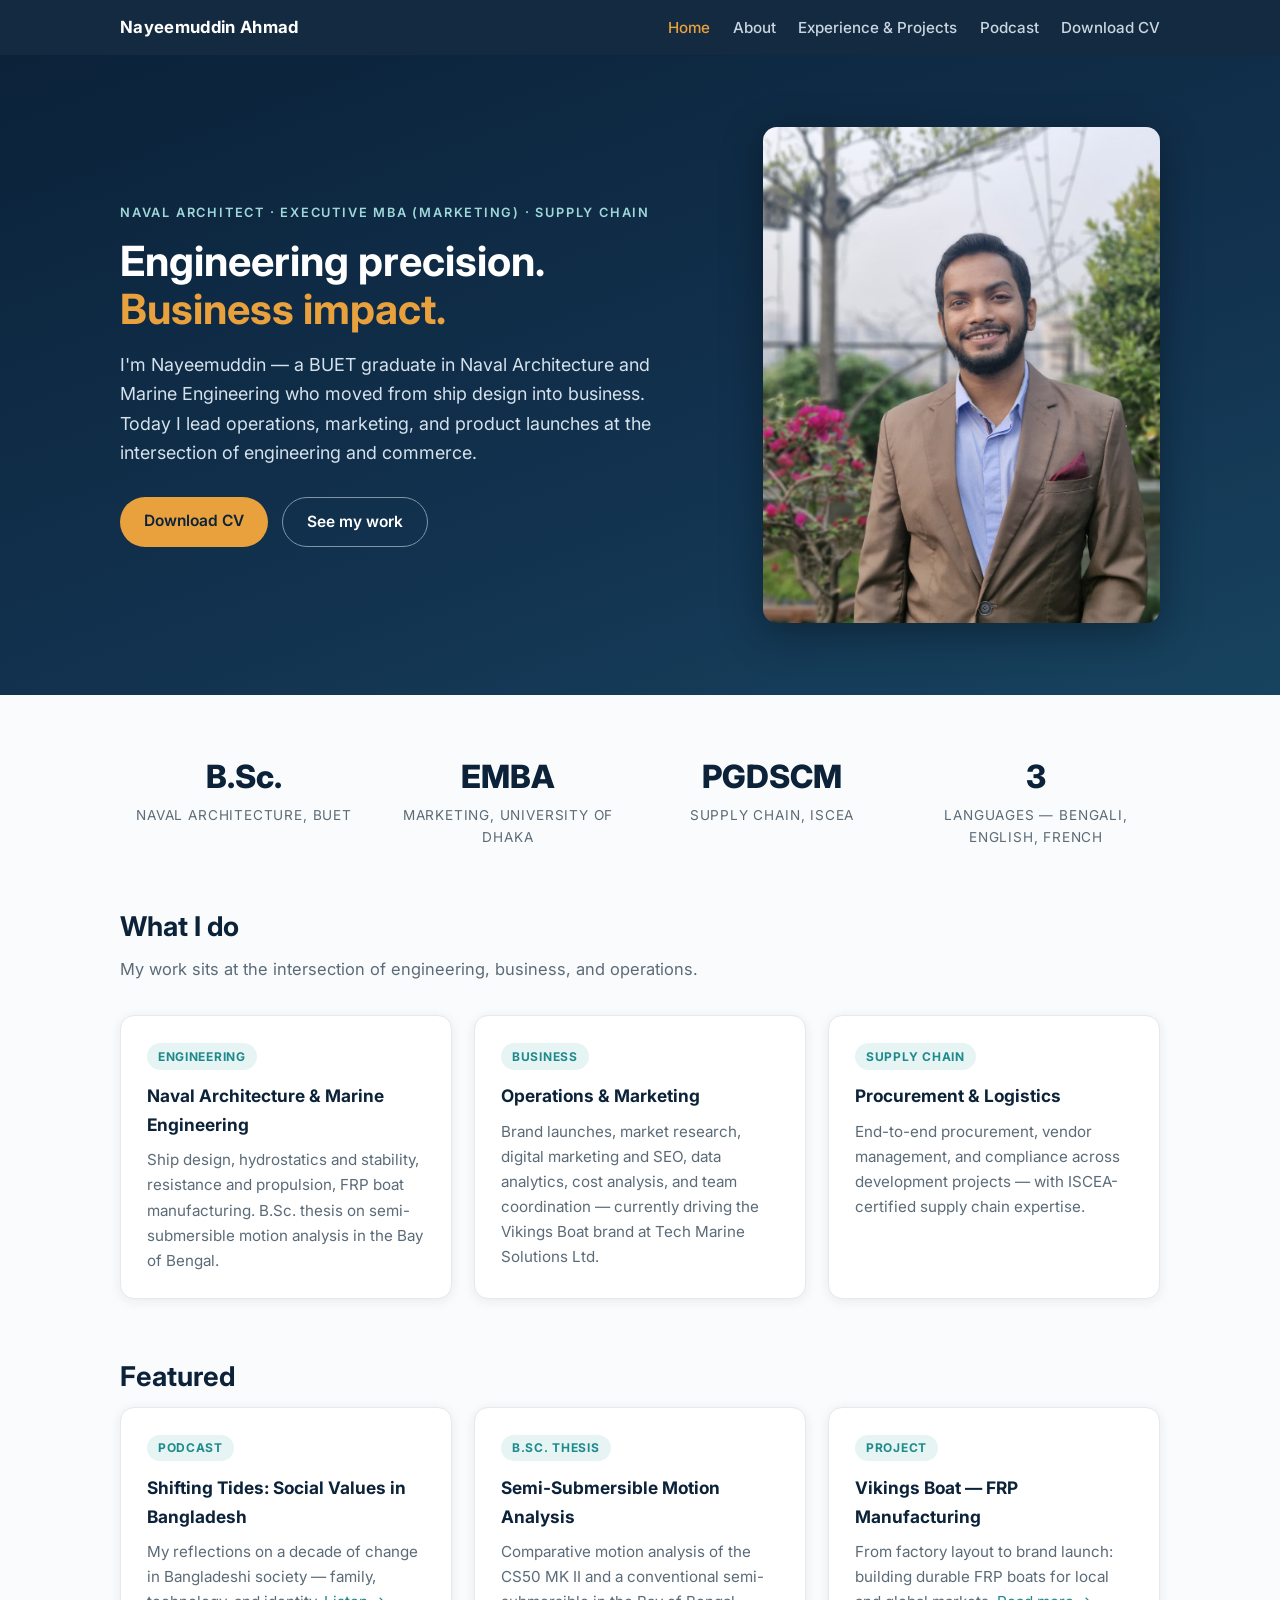
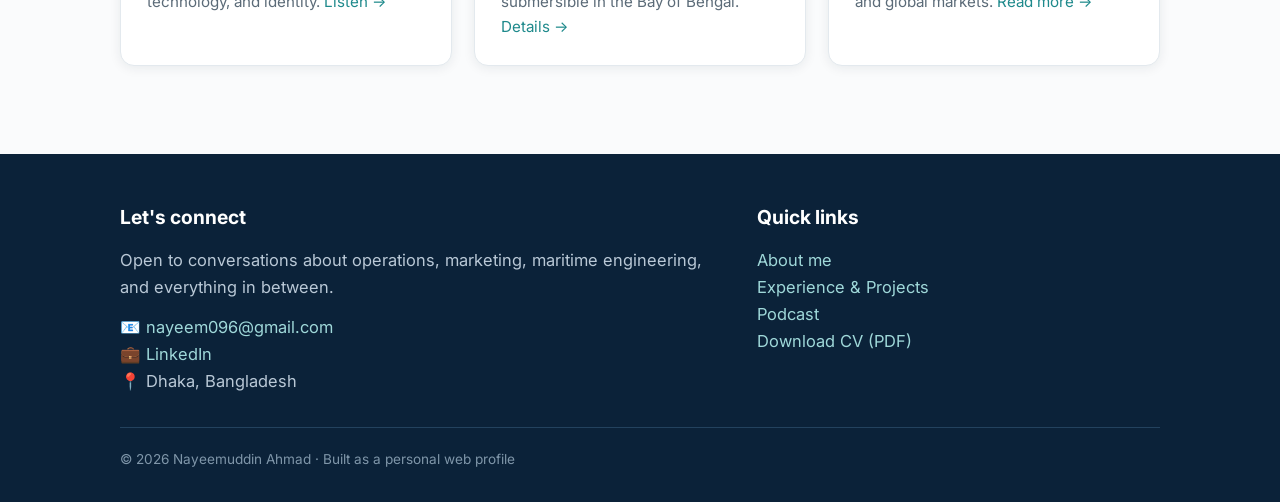
<file: index.html>
<!DOCTYPE html>
<html lang="en">
<head>
<meta charset="UTF-8">
<meta name="viewport" content="width=device-width, initial-scale=1.0">
<title>Nayeemuddin Ahmad — Naval Architect &amp; Business Operations Professional</title>
<meta name="description" content="Nayeemuddin Ahmad: BUET naval architect turned business operations professional in Dhaka, Bangladesh. Engineering precision meets marketing, supply chain, and operations management.">
<meta property="og:title" content="Nayeemuddin Ahmad — Engineering Precision, Business Impact">
<meta property="og:description" content="Naval architect turned business operations professional. Portfolio, experience, podcast, and CV.">
<meta property="og:image" content="assets/hero.jpg">
<link rel="preconnect" href="https://fonts.googleapis.com">
<link href="https://fonts.googleapis.com/css2?family=Inter:wght@400;500;600;700;800&display=swap" rel="stylesheet">
<link rel="stylesheet" href="assets/style.css">
<script src="assets/nav.js" defer></script>
</head>
<body>

<nav class="nav">
  <div class="nav-inner">
    <a class="nav-brand" href="index.html">Nayeemuddin Ahmad</a>
    <button class="nav-toggle" type="button" aria-label="Open menu" aria-expanded="false" aria-controls="nav-links">
      <span></span><span></span><span></span>
    </button>
    <div class="nav-links" id="nav-links">
      <a href="index.html" class="active">Home</a>
      <a href="about.html">About</a>
      <a href="work.html">Experience &amp; Projects</a>
      <a href="podcast.html">Podcast</a>
      <a href="assets/Nayeemuddin-Ahmad-CV.pdf" download>Download CV</a>
    </div>
  </div>
</nav>

<header class="hero">
  <div class="wrap hero-grid">
    <div>
      <div class="kicker">Naval Architect · Executive MBA (Marketing) · Supply Chain</div>
      <h1>Engineering precision.<br><span>Business impact.</span></h1>
      <p class="lede">I'm Nayeemuddin — a BUET graduate in Naval Architecture and Marine Engineering who moved from ship design into business. Today I lead operations, marketing, and product launches at the intersection of engineering and commerce.</p>
      <div class="btn-row">
        <a class="btn btn-primary" href="assets/Nayeemuddin-Ahmad-CV.pdf" download>Download CV</a>
        <a class="btn btn-ghost" href="work.html">See my work</a>
      </div>
    </div>
    <div class="hero-photo">
      <img src="assets/hero.jpg" alt="Nayeemuddin Ahmad in a formal suit">
    </div>
  </div>
</header>

<section>
  <div class="wrap">
    <div class="stats">
      <div class="stat"><div class="num">B.Sc.</div><div class="lbl">Naval Architecture, BUET</div></div>
      <div class="stat"><div class="num">EMBA</div><div class="lbl">Marketing, University of Dhaka</div></div>
      <div class="stat"><div class="num">PGDSCM</div><div class="lbl">Supply Chain, ISCEA</div></div>
      <div class="stat"><div class="num">3</div><div class="lbl">Languages — Bengali, English, French</div></div>
    </div>
  </div>
</section>

<section style="padding-top:0">
  <div class="wrap">
    <h2 class="section-title">What I do</h2>
    <p class="section-sub">My work sits at the intersection of engineering, business, and operations.</p>
    <div class="card-grid">
      <div class="card">
        <span class="tag">Engineering</span>
        <h3>Naval Architecture &amp; Marine Engineering</h3>
        <p>Ship design, hydrostatics and stability, resistance and propulsion, FRP boat manufacturing. B.Sc. thesis on semi-submersible motion analysis in the Bay of Bengal.</p>
      </div>
      <div class="card">
        <span class="tag">Business</span>
        <h3>Operations &amp; Marketing</h3>
        <p>Brand launches, market research, digital marketing and SEO, data analytics, cost analysis, and team coordination — currently driving the Vikings Boat brand at Tech Marine Solutions Ltd.</p>
      </div>
      <div class="card">
        <span class="tag">Supply Chain</span>
        <h3>Procurement &amp; Logistics</h3>
        <p>End-to-end procurement, vendor management, and compliance across development projects — with ISCEA-certified supply chain expertise.</p>
      </div>
    </div>
  </div>
</section>

<section style="padding-top:0">
  <div class="wrap">
    <h2 class="section-title">Featured</h2>
    <div class="card-grid">
      <div class="card">
        <span class="tag">Podcast</span>
        <h3>Shifting Tides: Social Values in Bangladesh</h3>
        <p>My reflections on a decade of change in Bangladeshi society — family, technology, and identity. <a href="podcast.html">Listen →</a></p>
      </div>
      <div class="card">
        <span class="tag">B.Sc. Thesis</span>
        <h3>Semi-Submersible Motion Analysis</h3>
        <p>Comparative motion analysis of the CS50 MK II and a conventional semi-submersible in the Bay of Bengal. <a href="work.html#thesis">Details →</a></p>
      </div>
      <div class="card">
        <span class="tag">Project</span>
        <h3>Vikings Boat — FRP Manufacturing</h3>
        <p>From factory layout to brand launch: building durable FRP boats for local and global markets. <a href="work.html#projects">Read more →</a></p>
      </div>
    </div>
  </div>
</section>

<footer>
  <div class="wrap">
    <div class="footer-grid">
      <div>
        <h3>Let's connect</h3>
        <p>Open to conversations about operations, marketing, maritime engineering, and everything in between.</p>
        <p style="margin-top:0.8rem">
          📧 <a href="mailto:nayeem096@gmail.com">nayeem096@gmail.com</a><br>
          💼 <a href="https://www.linkedin.com/in/nayeemuddin-ahmad-47b170160" target="_blank" rel="noopener">LinkedIn</a><br>
          📍 Dhaka, Bangladesh
        </p>
      </div>
      <div>
        <h3>Quick links</h3>
        <p>
          <a href="about.html">About me</a><br>
          <a href="work.html">Experience &amp; Projects</a><br>
          <a href="podcast.html">Podcast</a><br>
          <a href="assets/Nayeemuddin-Ahmad-CV.pdf" download>Download CV (PDF)</a>
        </p>
      </div>
    </div>
    <div class="footer-meta">© 2026 Nayeemuddin Ahmad · Built as a personal web profile</div>
  </div>
</footer>

</body>
</html>
</file>
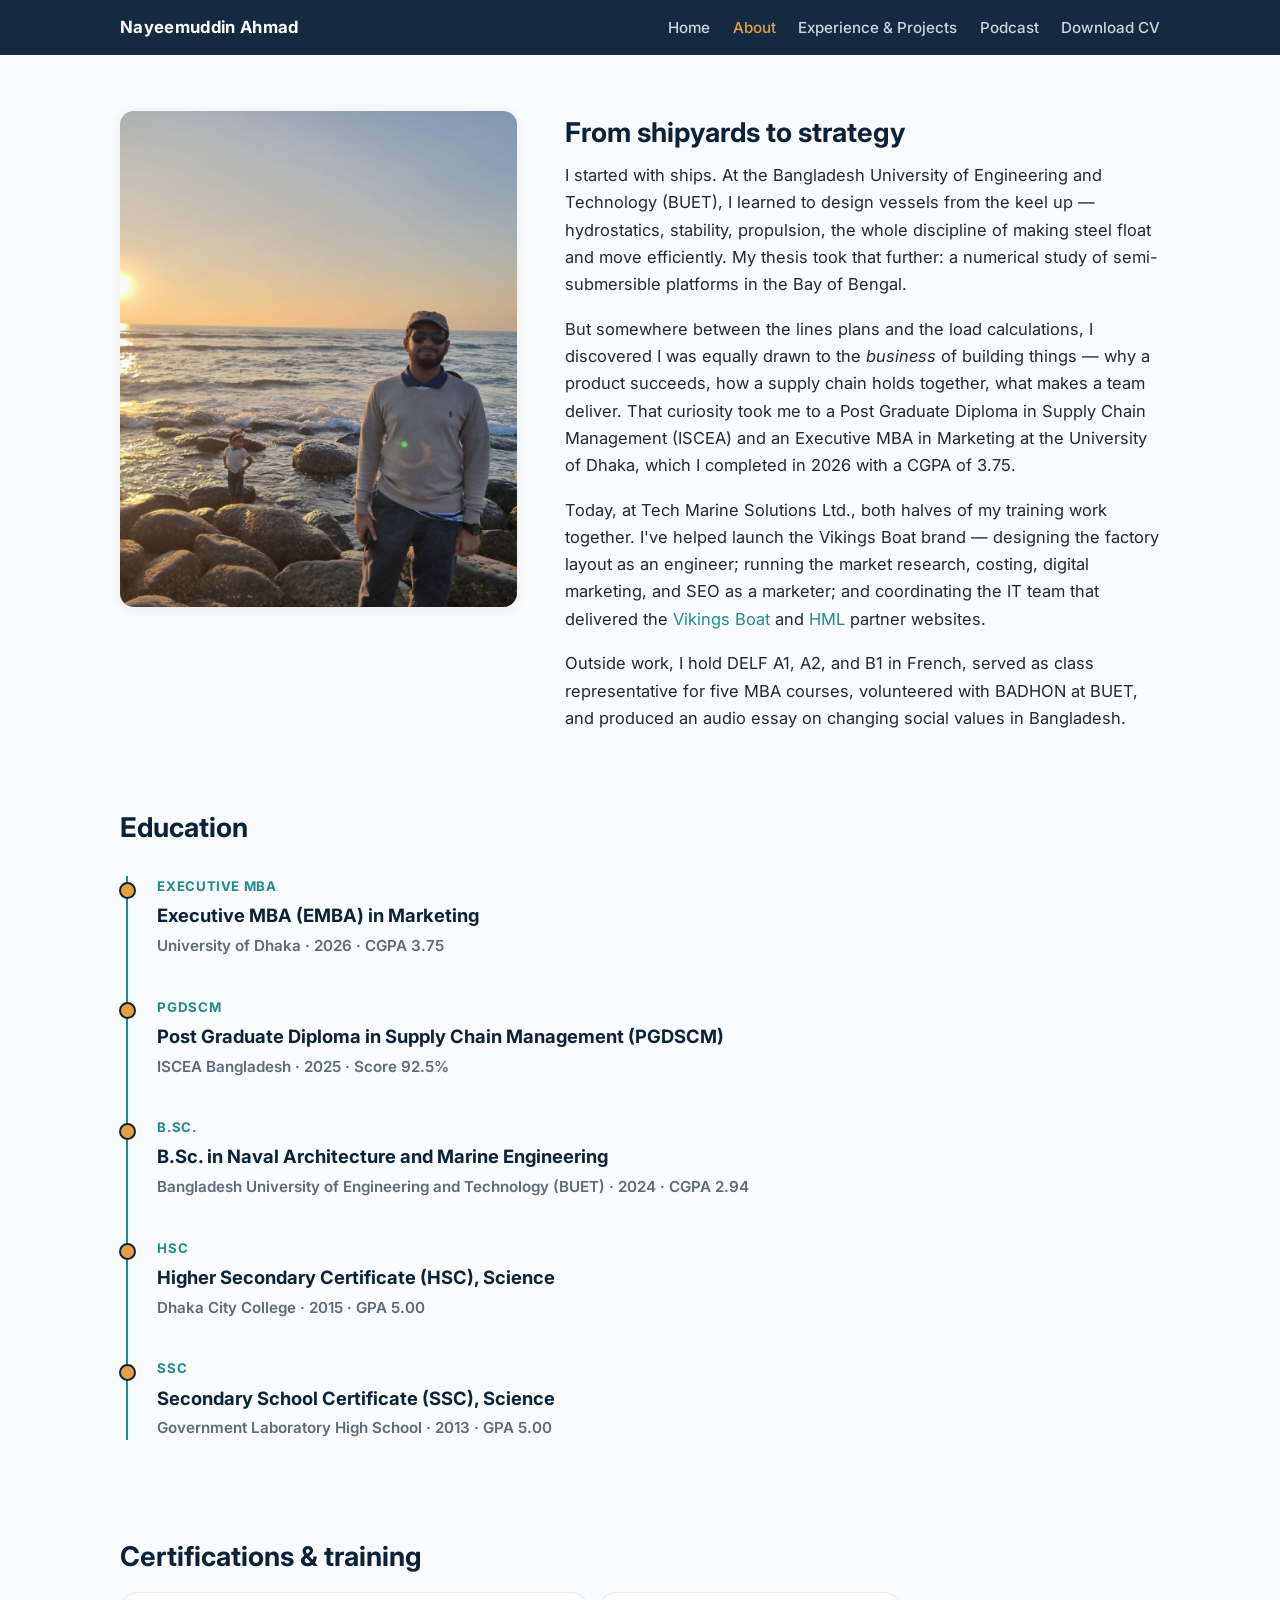
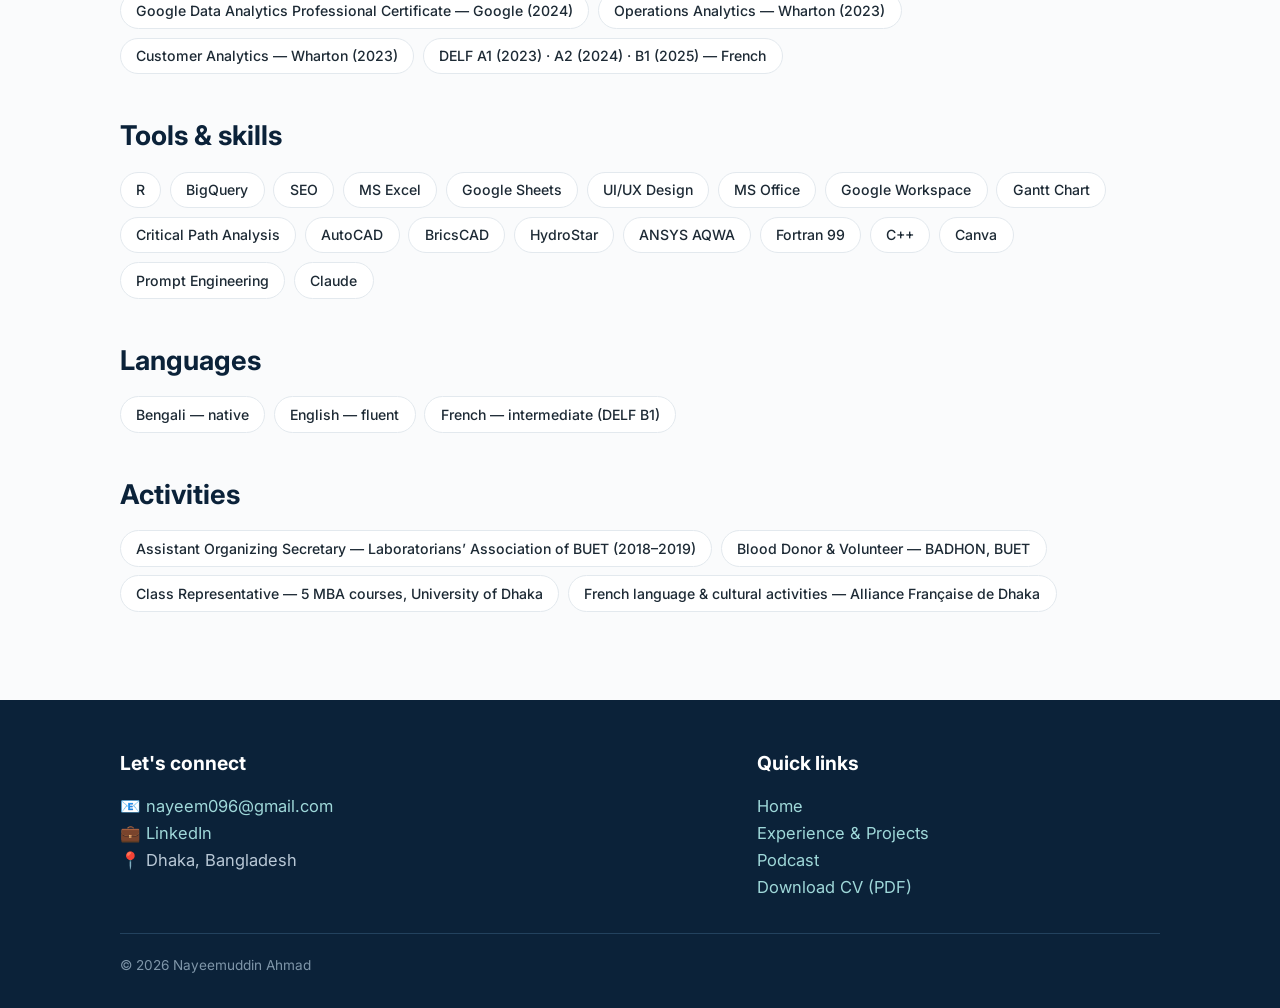
<file: about.html>
<!DOCTYPE html>
<html lang="en">
<head>
<meta charset="UTF-8">
<meta name="viewport" content="width=device-width, initial-scale=1.0">
<title>About — Nayeemuddin Ahmad</title>
<meta name="description" content="The story of Nayeemuddin Ahmad — from designing ships at BUET to leading business operations, marketing, and supply chain in Dhaka, Bangladesh.">
<link rel="preconnect" href="https://fonts.googleapis.com">
<link href="https://fonts.googleapis.com/css2?family=Inter:wght@400;500;600;700;800&display=swap" rel="stylesheet">
<link rel="stylesheet" href="assets/style.css">
<script src="assets/nav.js" defer></script>
</head>
<body>

<nav class="nav">
  <div class="nav-inner">
    <a class="nav-brand" href="index.html">Nayeemuddin Ahmad</a>
    <button class="nav-toggle" type="button" aria-label="Open menu" aria-expanded="false" aria-controls="nav-links">
      <span></span><span></span><span></span>
    </button>
    <div class="nav-links" id="nav-links">
      <a href="index.html">Home</a>
      <a href="about.html" class="active">About</a>
      <a href="work.html">Experience &amp; Projects</a>
      <a href="podcast.html">Podcast</a>
      <a href="assets/Nayeemuddin-Ahmad-CV.pdf" download>Download CV</a>
    </div>
  </div>
</nav>

<section>
  <div class="wrap about-grid">
    <div class="about-photo">
      <img src="assets/beach.jpg" alt="Nayeemuddin Ahmad at the beach at sunset, Cox's Bazar" style="aspect-ratio:4/5; object-fit:cover; object-position:72% center;">
    </div>
    <div class="about-text">
      <h2 class="section-title">From shipyards to strategy</h2>
      <p>I started with ships. At the Bangladesh University of Engineering and Technology (BUET), I learned to design vessels from the keel up — hydrostatics, stability, propulsion, the whole discipline of making steel float and move efficiently. My thesis took that further: a numerical study of semi-submersible platforms in the Bay of Bengal.</p>
      <p>But somewhere between the lines plans and the load calculations, I discovered I was equally drawn to the <em>business</em> of building things — why a product succeeds, how a supply chain holds together, what makes a team deliver. That curiosity took me to a Post Graduate Diploma in Supply Chain Management (ISCEA) and an Executive MBA in Marketing at the University of Dhaka, which I completed in 2026 with a CGPA of 3.75.</p>
      <p>Today, at Tech Marine Solutions Ltd., both halves of my training work together. I've helped launch the Vikings Boat brand — designing the factory layout as an engineer; running the market research, costing, digital marketing, and SEO as a marketer; and coordinating the IT team that delivered the <a href="https://vikingsboat.com/" target="_blank" rel="noopener">Vikings Boat</a> and <a href="https://hi-megaline.com/" target="_blank" rel="noopener">HML</a> partner websites.</p>
      <p>Outside work, I hold DELF A1, A2, and B1 in French, served as class representative for five MBA courses, volunteered with BADHON at BUET, and produced an audio essay on changing social values in Bangladesh.</p>
    </div>
  </div>
</section>

<section style="padding-top:0">
  <div class="wrap">
    <h2 class="section-title">Education</h2>
    <div class="timeline" style="margin-top:1.6rem">
      <div class="t-item">
        <div class="t-date">Executive MBA</div>
        <h3>Executive MBA (EMBA) in Marketing</h3>
        <div class="t-org">University of Dhaka · 2026 · CGPA 3.75</div>
      </div>
      <div class="t-item">
        <div class="t-date">PGDSCM</div>
        <h3>Post Graduate Diploma in Supply Chain Management (PGDSCM)</h3>
        <div class="t-org">ISCEA Bangladesh · 2025 · Score 92.5%</div>
      </div>
      <div class="t-item">
        <div class="t-date">B.Sc.</div>
        <h3>B.Sc. in Naval Architecture and Marine Engineering</h3>
        <div class="t-org">Bangladesh University of Engineering and Technology (BUET) · 2024 · CGPA 2.94</div>
      </div>
      <div class="t-item">
        <div class="t-date">HSC</div>
        <h3>Higher Secondary Certificate (HSC), Science</h3>
        <div class="t-org">Dhaka City College · 2015 · GPA 5.00</div>
      </div>
      <div class="t-item">
        <div class="t-date">SSC</div>
        <h3>Secondary School Certificate (SSC), Science</h3>
        <div class="t-org">Government Laboratory High School · 2013 · GPA 5.00</div>
      </div>
    </div>
  </div>
</section>

<section style="padding-top:0">
  <div class="wrap">
    <h2 class="section-title">Certifications &amp; training</h2>
    <div class="pill-row">
      <span class="pill">Google Data Analytics Professional Certificate — Google (2024)</span>
      <span class="pill">Operations Analytics — Wharton (2023)</span>
      <span class="pill">Customer Analytics — Wharton (2023)</span>
      <span class="pill">DELF A1 (2023) · A2 (2024) · B1 (2025) — French</span>
    </div>
    <h2 class="section-title" style="margin-top:2.5rem">Tools &amp; skills</h2>
    <div class="pill-row">
      <span class="pill">R</span><span class="pill">BigQuery</span><span class="pill">SEO</span>
      <span class="pill">MS Excel</span><span class="pill">Google Sheets</span><span class="pill">UI/UX Design</span>
      <span class="pill">MS Office</span><span class="pill">Google Workspace</span><span class="pill">Gantt Chart</span>
      <span class="pill">Critical Path Analysis</span><span class="pill">AutoCAD</span><span class="pill">BricsCAD</span>
      <span class="pill">HydroStar</span><span class="pill">ANSYS AQWA</span><span class="pill">Fortran 99</span>
      <span class="pill">C++</span><span class="pill">Canva</span><span class="pill">Prompt Engineering</span>
      <span class="pill">Claude</span>
    </div>
    <h2 class="section-title" style="margin-top:2.5rem">Languages</h2>
    <div class="pill-row">
      <span class="pill">Bengali — native</span>
      <span class="pill">English — fluent</span>
      <span class="pill">French — intermediate (DELF B1)</span>
    </div>
    <h2 class="section-title" style="margin-top:2.5rem">Activities</h2>
    <div class="pill-row">
      <span class="pill">Assistant Organizing Secretary — Laboratorians’ Association of BUET (2018–2019)</span>
      <span class="pill">Blood Donor &amp; Volunteer — BADHON, BUET</span>
      <span class="pill">Class Representative — 5 MBA courses, University of Dhaka</span>
      <span class="pill">French language &amp; cultural activities — Alliance Française de Dhaka</span>
    </div>
  </div>
</section>

<footer>
  <div class="wrap">
    <div class="footer-grid">
      <div>
        <h3>Let's connect</h3>
        <p>📧 <a href="mailto:nayeem096@gmail.com">nayeem096@gmail.com</a><br>
        💼 <a href="https://www.linkedin.com/in/nayeemuddin-ahmad-47b170160" target="_blank" rel="noopener">LinkedIn</a><br>
        📍 Dhaka, Bangladesh</p>
      </div>
      <div>
        <h3>Quick links</h3>
        <p><a href="index.html">Home</a><br>
        <a href="work.html">Experience &amp; Projects</a><br>
        <a href="podcast.html">Podcast</a><br>
        <a href="assets/Nayeemuddin-Ahmad-CV.pdf" download>Download CV (PDF)</a></p>
      </div>
    </div>
    <div class="footer-meta">© 2026 Nayeemuddin Ahmad</div>
  </div>
</footer>

</body>
</html>
</file>
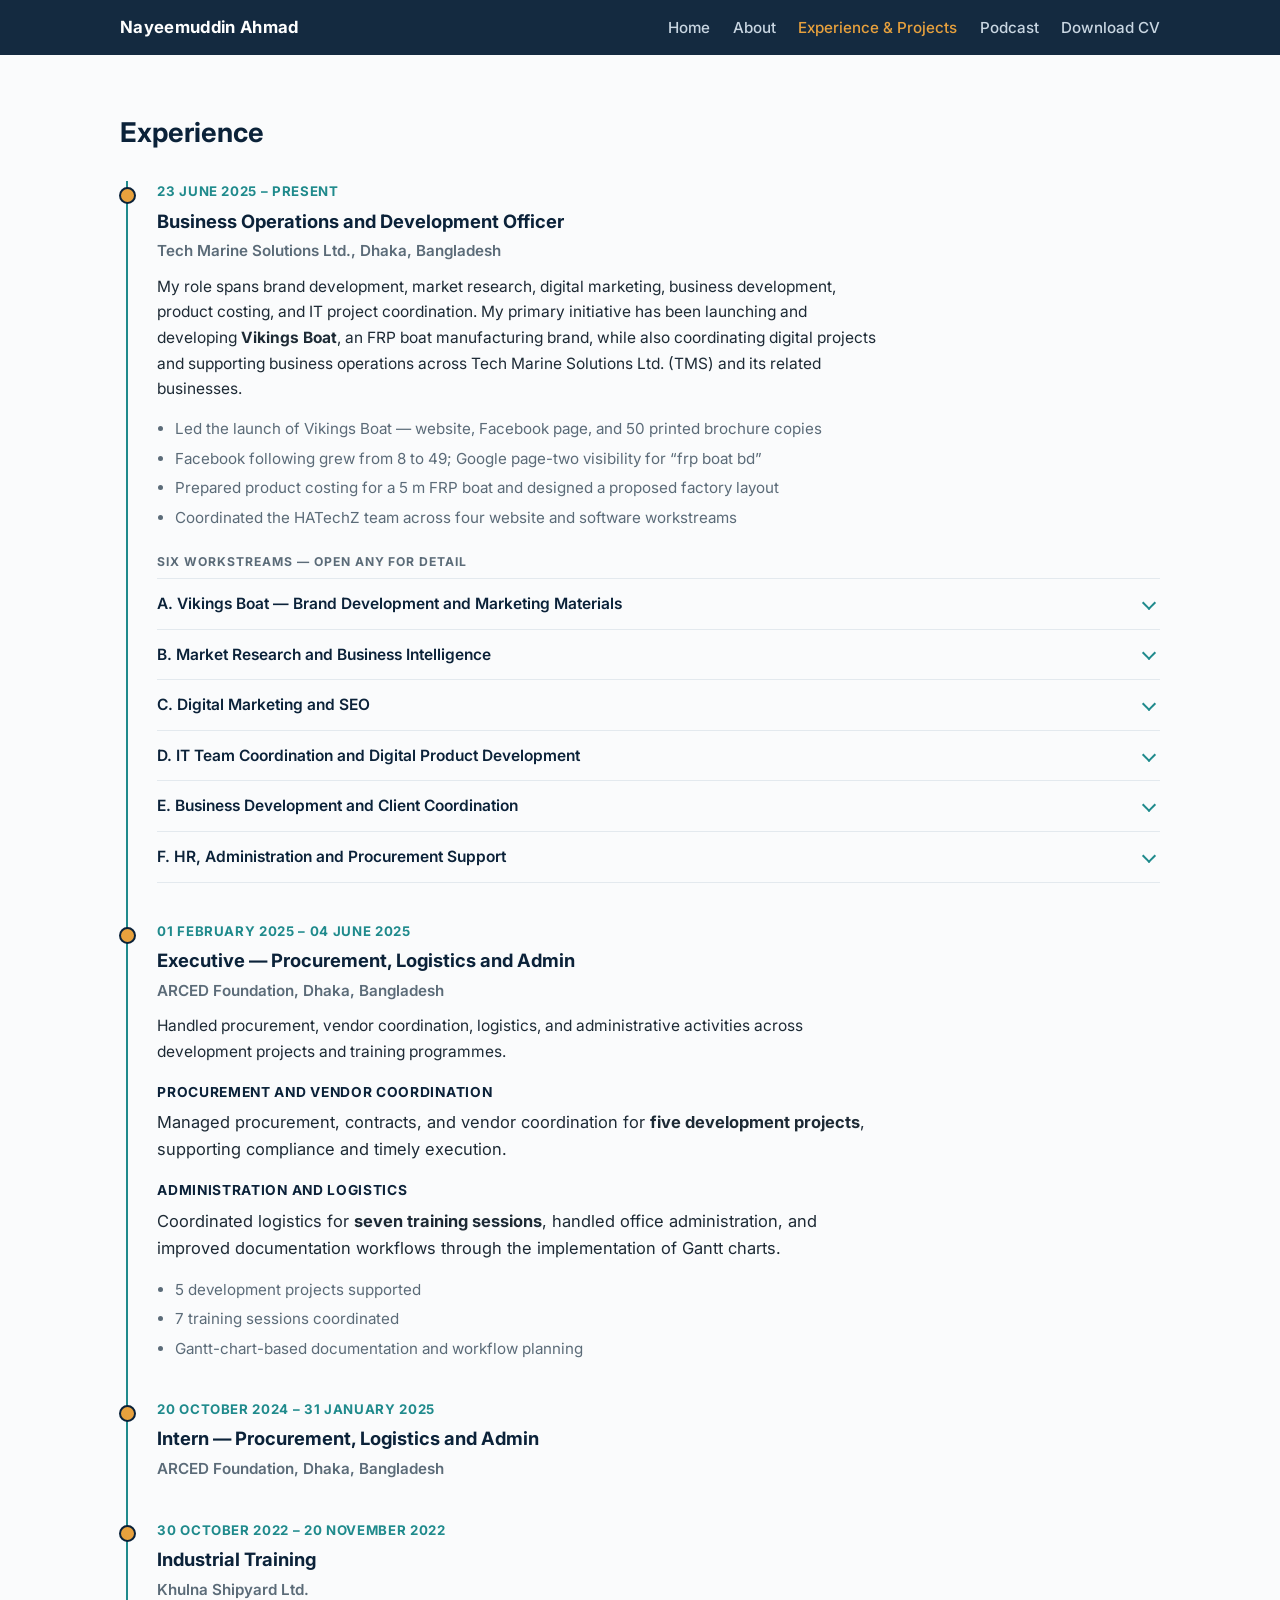
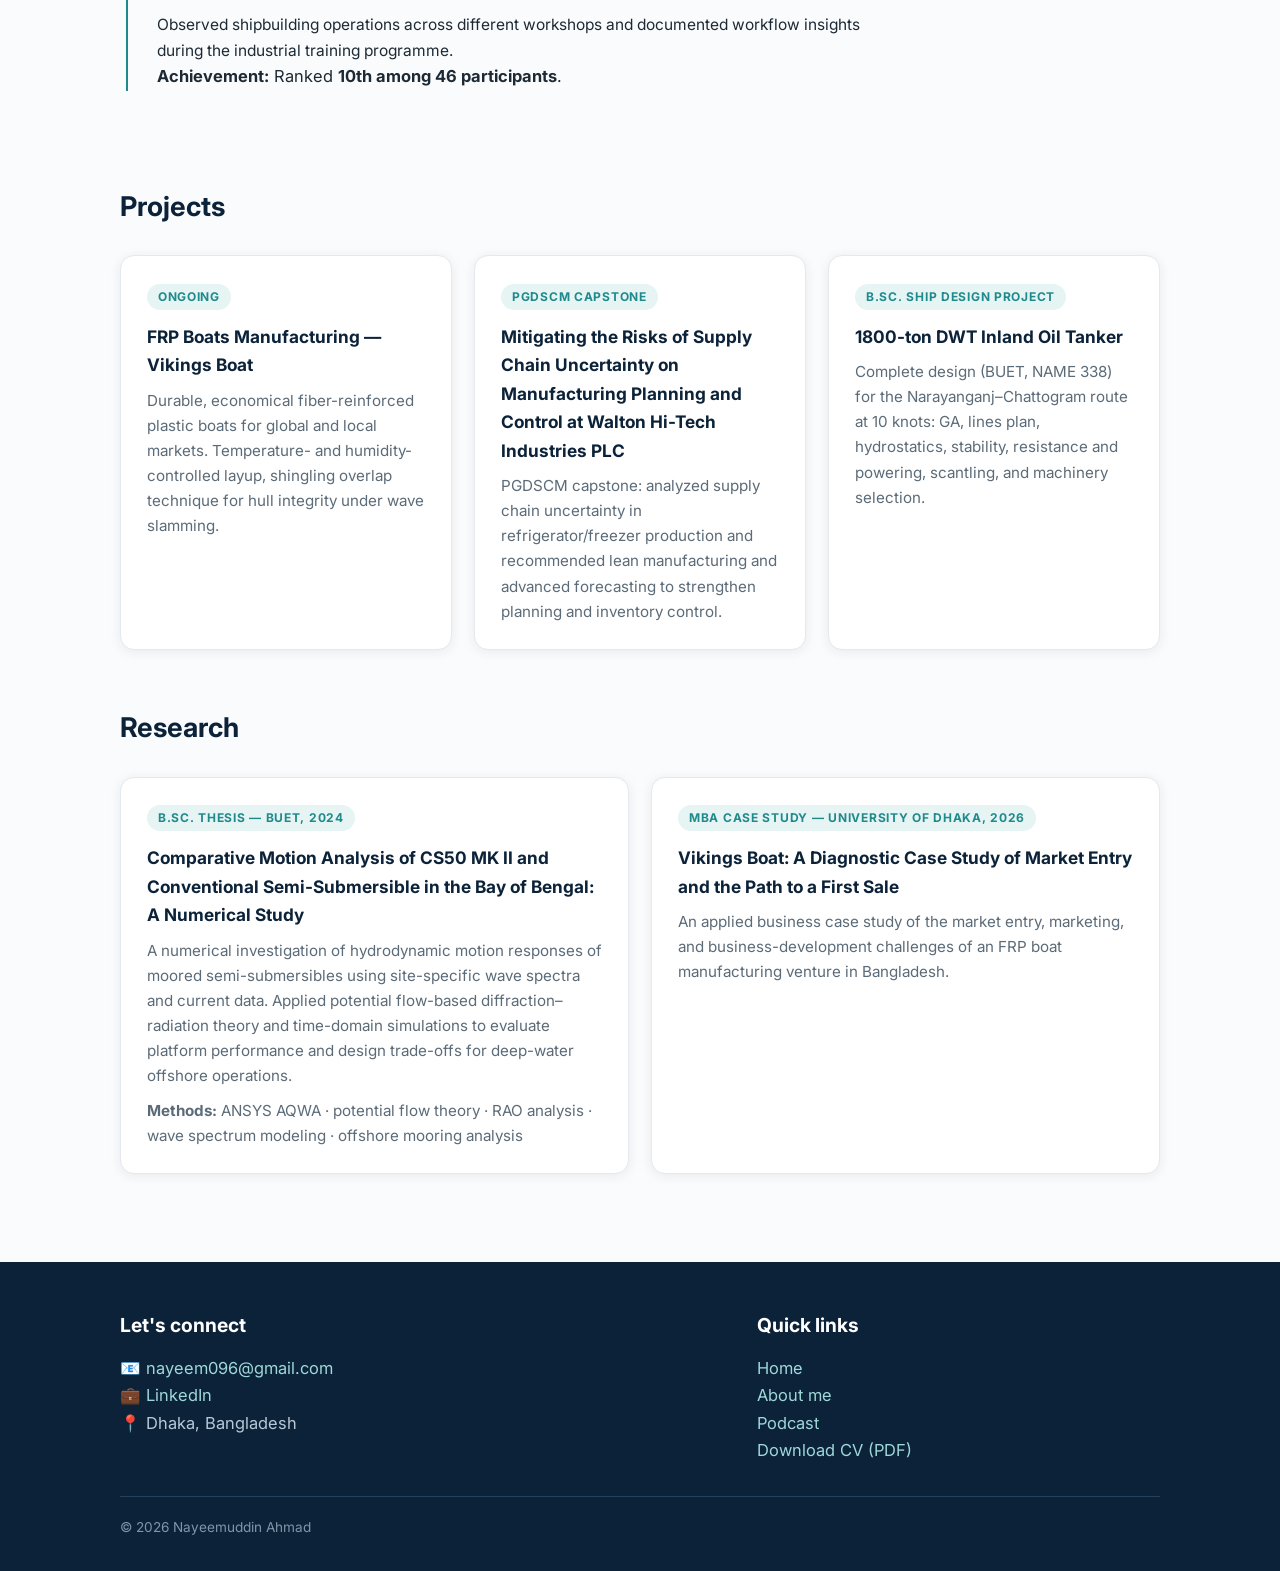
<file: work.html>
<!DOCTYPE html>
<html lang="en">
<head>
<meta charset="UTF-8">
<meta name="viewport" content="width=device-width, initial-scale=1.0">
<title>Experience &amp; Projects — Nayeemuddin Ahmad</title>
<meta name="description" content="Work experience, engineering projects, and research by Nayeemuddin Ahmad — business operations, procurement, ship design, and FRP boat manufacturing.">
<link rel="preconnect" href="https://fonts.googleapis.com">
<link href="https://fonts.googleapis.com/css2?family=Inter:wght@400;500;600;700;800&display=swap" rel="stylesheet">
<link rel="stylesheet" href="assets/style.css">
<script src="assets/nav.js" defer></script>
</head>
<body>

<nav class="nav">
  <div class="nav-inner">
    <a class="nav-brand" href="index.html">Nayeemuddin Ahmad</a>
    <button class="nav-toggle" type="button" aria-label="Open menu" aria-expanded="false" aria-controls="nav-links">
      <span></span><span></span><span></span>
    </button>
    <div class="nav-links" id="nav-links">
      <a href="index.html">Home</a>
      <a href="about.html">About</a>
      <a href="work.html" class="active">Experience &amp; Projects</a>
      <a href="podcast.html">Podcast</a>
      <a href="assets/Nayeemuddin-Ahmad-CV.pdf" download>Download CV</a>
    </div>
  </div>
</nav>

<section>
  <div class="wrap">
    <h2 class="section-title">Experience</h2>
    <div class="timeline" style="margin-top:1.6rem">

      <div class="t-item">
        <div class="t-date">23 June 2025 – Present</div>
        <h3>Business Operations and Development Officer</h3>
        <div class="t-org">Tech Marine Solutions Ltd., Dhaka, Bangladesh</div>
        <p class="t-lede">My role spans brand development, market research, digital marketing, business development, product costing, and IT project coordination. My primary initiative has been launching and developing <strong>Vikings Boat</strong>, an FRP boat manufacturing brand, while also coordinating digital projects and supporting business operations across Tech Marine Solutions Ltd. (TMS) and its related businesses.</p>

        <ul class="t-glance">
          <li>Led the launch of Vikings Boat — website, Facebook page, and 50 printed brochure copies</li>
          <li>Facebook following grew from 8 to 49; Google page-two visibility for “frp boat bd”</li>
          <li>Prepared product costing for a 5 m FRP boat and designed a proposed factory layout</li>
          <li>Coordinated the HATechZ team across four website and software workstreams</li>
        </ul>

        <div class="ws">
          <p class="ws-hint">Six workstreams — open any for detail</p>

          <details class="ws-item">
            <summary>A. Vikings Boat — Brand Development and Marketing Materials</summary>
            <div class="ws-body">
              <p>Led the launch and early market development of Vikings Boat, a Bangladesh-based fibre-reinforced plastic (FRP) boat brand.</p>
              <p>Coordinated the development of the company’s website, Facebook page, and printed brochure. My responsibilities included researching, creating, editing, and refining marketing content, sometimes using AI tools, and working with design support to develop the final materials. Fifty copies of the brochure have been printed.</p>
              <p>On the operational side, prepared product costing for a 5 m FRP boat and other offered product categories. I also designed a proposed factory layout for future expansion. The company currently works with a production partner to fulfil orders while planning for its own manufacturing facility.</p>
              <p class="ws-label">Selected deliverables</p>
              <ul>
                <li><a href="https://vikingsboat.com/" target="_blank" rel="noopener">Vikings Boat website</a></li>
                <li>Website and Facebook page development</li>
                <li>50 printed brochure copies</li>
                <li>Product costing for a 5 m FRP boat and other product categories</li>
                <li>Proposed factory layout for future expansion</li>
              </ul>
            </div>
          </details>

          <details class="ws-item">
            <summary>B. Market Research and Business Intelligence</summary>
            <div class="ws-body">
              <p>Conducted secondary exploratory research on Bangladesh’s boat market, examining existing manufacturers and sellers, categories of boats available, principal particulars, dimensions, specifications, and market offerings.</p>
              <p>This research helped inform product positioning and buyer outreach planning. I initially explored prospect mapping across all eight administrative divisions of Bangladesh. Because the available divisional data contained inconsistencies, I began identifying and checking potential prospects individually to build a more reliable prospect dataset.</p>
              <p>Based on the market research, I developed an outbound marketing campaign plan to introduce Vikings Boat’s products to potential buyers and explore opportunities for initial orders.</p>
              <p class="ws-label">Key outputs</p>
              <ul>
                <li>Secondary research on manufacturers, sellers, and product offerings</li>
                <li>Research on boat categories and technical specifications</li>
                <li>Prospect identification and validation across Bangladesh</li>
                <li>Outbound campaign plan for buyer identification and outreach</li>
              </ul>
            </div>
          </details>

          <details class="ws-item">
            <summary>C. Digital Marketing and SEO</summary>
            <div class="ws-body">
              <p>Coordinated digital marketing activities for Vikings Boat, HATechZ, and Tech Marine Solutions Ltd. Responsibilities included website content, social media content development, Facebook and LinkedIn posts, SEO activities, and marketing communication for software products.</p>
              <p>For Vikings Boat, direct outreach and content development helped increase the Facebook following from 8 to 49. SEO activities also brought the Vikings Boat website to page two of Google search results for the target query “frp boat bd”.</p>
              <p class="ws-label">Selected outcomes</p>
              <ul>
                <li>Facebook following increased from 8 to 49</li>
                <li>Google page-two visibility for “frp boat bd”</li>
                <li>Digital marketing and content support across three brands and businesses: Vikings Boat, HATechZ, and TMS</li>
              </ul>
            </div>
          </details>

          <details class="ws-item">
            <summary>D. IT Team Coordination and Digital Product Development</summary>
            <div class="ws-body">
              <p>Coordinated the work of HATechZ, the IT team responsible for website and software development, website and system maintenance and support, and internal software product development for TMS and related business needs.</p>
              <p>I helped establish a more systematic working structure through task planning, meetings, reporting, progress monitoring, and workflow coordination.</p>
              <p class="ws-label">Under my coordination, the team</p>
              <ul>
                <li>Completed the <a href="https://hi-megaline.com/" target="_blank" rel="noopener">HML South Korean partner website</a></li>
                <li>Completed the <a href="https://vikingsboat.com/" target="_blank" rel="noopener">Vikings Boat website</a></li>
                <li>Completed the UI/design and backend stages of HRM V2</li>
                <li>Initiated backend development of an Electronic Document Management System (EDMS)</li>
                <li>Worked to the HRM V2 subcontracted UI/UX designer work order, which I prepared</li>
              </ul>
              <p class="ws-note">My role was primarily team coordination, workflow structuring, project monitoring, and coordination of deliverables.</p>
            </div>
          </details>

          <details class="ws-item">
            <summary>E. Business Development and Client Coordination</summary>
            <div class="ws-body">
              <p>Supported business development through prospect research, proposal preparation, client communication, and presentation development.</p>
              <p>I prepared a website reconstruction proposal for a prospective client and managed the associated client communication. I also developed a pitch deck for a chartered-airline mobile app development opportunity. The pitch deck was accepted for consideration, but management ultimately did not proceed with the project because of internal capacity constraints.</p>
              <p class="ws-label">Selected deliverables</p>
              <ul>
                <li>Website reconstruction proposal</li>
                <li>Client communication and proposal coordination</li>
                <li>Chartered-airline app development pitch deck</li>
              </ul>
            </div>
          </details>

          <details class="ws-item">
            <summary>F. HR, Administration and Procurement Support</summary>
            <div class="ws-body">
              <p>Alongside my principal responsibilities, I supported cross-functional operational activities.</p>
              <p>These included participating in the recruitment of IT personnel, coordinating office events, planning gift items, supporting procurement-related activities, and helping coordinate the work of the IT team.</p>
              <p>This work provided practical exposure to recruitment, administrative coordination, procurement planning, and cross-functional operations.</p>
            </div>
          </details>
        </div>
      </div>

      <div class="t-item">
        <div class="t-date">01 February 2025 – 04 June 2025</div>
        <h3>Executive — Procurement, Logistics and Admin</h3>
        <div class="t-org">ARCED Foundation, Dhaka, Bangladesh</div>
        <p class="t-lede">Handled procurement, vendor coordination, logistics, and administrative activities across development projects and training programmes.</p>
        <p class="ws-label">Procurement and vendor coordination</p>
        <p>Managed procurement, contracts, and vendor coordination for <strong>five development projects</strong>, supporting compliance and timely execution.</p>
        <p class="ws-label">Administration and logistics</p>
        <p>Coordinated logistics for <strong>seven training sessions</strong>, handled office administration, and improved documentation workflows through the implementation of Gantt charts.</p>
        <ul class="t-glance">
          <li>5 development projects supported</li>
          <li>7 training sessions coordinated</li>
          <li>Gantt-chart-based documentation and workflow planning</li>
        </ul>
      </div>

      <div class="t-item">
        <div class="t-date">20 October 2024 – 31 January 2025</div>
        <h3>Intern — Procurement, Logistics and Admin</h3>
        <div class="t-org">ARCED Foundation, Dhaka, Bangladesh</div>
      </div>

      <div class="t-item">
        <div class="t-date">30 October 2022 – 20 November 2022</div>
        <h3>Industrial Training</h3>
        <div class="t-org">Khulna Shipyard Ltd.</div>
        <p class="t-lede">Observed shipbuilding operations across different workshops and documented workflow insights during the industrial training programme.</p>
        <p><strong>Achievement:</strong> Ranked <strong>10th among 46 participants</strong>.</p>
      </div>

    </div>
  </div>
</section>

<section id="projects" style="padding-top:0">
  <div class="wrap">
    <h2 class="section-title">Projects</h2>
    <div class="card-grid" style="margin-top:1.6rem">
      <div class="card">
        <span class="tag">Ongoing</span>
        <h3>FRP Boats Manufacturing — Vikings Boat</h3>
        <p>Durable, economical fiber-reinforced plastic boats for global and local markets. Temperature- and humidity-controlled layup, shingling overlap technique for hull integrity under wave slamming.</p>
      </div>
      <div class="card">
        <span class="tag">PGDSCM Capstone</span>
        <h3>Mitigating the Risks of Supply Chain Uncertainty on Manufacturing Planning and Control at Walton Hi-Tech Industries PLC</h3>
        <p>PGDSCM capstone: analyzed supply chain uncertainty in refrigerator/freezer production and recommended lean manufacturing and advanced forecasting to strengthen planning and inventory control.</p>
      </div>
      <div class="card">
        <span class="tag">B.Sc. Ship Design Project</span>
        <h3>1800-ton DWT Inland Oil Tanker</h3>
        <p>Complete design (BUET, NAME 338) for the Narayanganj–Chattogram route at 10 knots: GA, lines plan, hydrostatics, stability, resistance and powering, scantling, and machinery selection.</p>
      </div>
    </div>
  </div>
</section>

<section id="thesis" style="padding-top:0">
  <div class="wrap">
    <h2 class="section-title">Research</h2>
    <div class="card-grid two" style="margin-top:1.6rem">
    <div class="card">
      <span class="tag">B.Sc. Thesis — BUET, 2024</span>
      <h3>Comparative Motion Analysis of CS50 MK II and Conventional Semi-Submersible in the Bay of Bengal: A Numerical Study</h3>
      <p>A numerical investigation of hydrodynamic motion responses of moored semi-submersibles using site-specific wave spectra and current data. Applied potential flow-based diffraction–radiation theory and time-domain simulations to evaluate platform performance and design trade-offs for deep-water offshore operations.</p>
      <p style="margin-top:0.6rem"><strong>Methods:</strong> ANSYS AQWA · potential flow theory · RAO analysis · wave spectrum modeling · offshore mooring analysis</p>
    </div>
    <div class="card">
      <span class="tag">MBA Case Study — University of Dhaka, 2026</span>
      <h3>Vikings Boat: A Diagnostic Case Study of Market Entry and the Path to a First Sale</h3>
      <p>An applied business case study of the market entry, marketing, and business-development challenges of an FRP boat manufacturing venture in Bangladesh.</p>
    </div>
    </div>
  </div>
</section>

<footer>
  <div class="wrap">
    <div class="footer-grid">
      <div>
        <h3>Let's connect</h3>
        <p>📧 <a href="mailto:nayeem096@gmail.com">nayeem096@gmail.com</a><br>
        💼 <a href="https://www.linkedin.com/in/nayeemuddin-ahmad-47b170160" target="_blank" rel="noopener">LinkedIn</a><br>
        📍 Dhaka, Bangladesh</p>
      </div>
      <div>
        <h3>Quick links</h3>
        <p><a href="index.html">Home</a><br>
        <a href="about.html">About me</a><br>
        <a href="podcast.html">Podcast</a><br>
        <a href="assets/Nayeemuddin-Ahmad-CV.pdf" download>Download CV (PDF)</a></p>
      </div>
    </div>
    <div class="footer-meta">© 2026 Nayeemuddin Ahmad</div>
  </div>
</footer>

</body>
</html>
</file>
<file: assets/style.css>
/* Nayeemuddin Ahmad — Personal Site */
:root {
  --navy: #0b2239;
  --navy-2: #12324f;
  --teal: #1f8a8c;
  --teal-light: #e6f4f4;
  --amber: #e8a13d;
  --ink: #1d2a35;
  --muted: #5b6b78;
  --bg: #fafbfc;
  --card: #ffffff;
  --line: #e3e9ee;
  --radius: 14px;
  --shadow: 0 2px 12px rgba(11, 34, 57, 0.08);
}

* { margin: 0; padding: 0; box-sizing: border-box; }
html { scroll-behavior: smooth; }
body {
  font-family: "Inter", -apple-system, "Segoe UI", Roboto, Helvetica, Arial, sans-serif;
  color: var(--ink);
  background: var(--bg);
  line-height: 1.65;
  font-size: 16.5px;
}
img { max-width: 100%; display: block; }
a { color: var(--teal); text-decoration: none; }
a:hover { text-decoration: underline; }

/* ---------- Nav ---------- */
.nav {
  position: sticky; top: 0; z-index: 50;
  background: rgba(11, 34, 57, 0.96);
  backdrop-filter: blur(8px);
  color: #fff;
}
.nav-inner {
  max-width: 1080px; margin: 0 auto; padding: 0.85rem 1.25rem;
  display: flex; align-items: center; justify-content: space-between; flex-wrap: wrap; gap: 0.5rem;
}
.nav-brand { font-weight: 700; font-size: 1.05rem; color: #fff; letter-spacing: 0.02em; }
.nav-brand:hover { text-decoration: none; }
.nav-links { display: flex; gap: 1.4rem; flex-wrap: wrap; }
.nav-links a { color: #c9d6e2; font-size: 0.95rem; font-weight: 500; }
.nav-links a:hover { color: #fff; text-decoration: none; }
.nav-links a.active { color: var(--amber); }

/* ---------- Layout ---------- */
.wrap { max-width: 1080px; margin: 0 auto; padding: 0 1.25rem; }
section { padding: 3.5rem 0; }
.section-title { font-size: 1.7rem; color: var(--navy); margin-bottom: 0.4rem; }
.section-sub { color: var(--muted); margin-bottom: 2rem; max-width: 640px; }

/* ---------- Hero ---------- */
.hero {
  background: linear-gradient(160deg, var(--navy) 0%, var(--navy-2) 60%, #17435f 100%);
  color: #fff; padding: 4.5rem 0;
}
.hero-grid { display: grid; grid-template-columns: 1.2fr 0.8fr; gap: 3rem; align-items: center; }
.hero h1 { font-size: 2.6rem; line-height: 1.15; margin-bottom: 1rem; }
.hero h1 span { color: var(--amber); }
.hero .kicker {
  text-transform: uppercase; letter-spacing: 0.14em; font-size: 0.8rem;
  color: #9fd8d9; font-weight: 600; margin-bottom: 0.9rem;
}
.hero p.lede { font-size: 1.12rem; color: #d5e2ec; max-width: 560px; margin-bottom: 1.8rem; }
.hero-photo img {
  border-radius: var(--radius); box-shadow: 0 10px 40px rgba(0,0,0,0.35);
  aspect-ratio: 4/5; object-fit: cover; object-position: top;
}
.btn-row { display: flex; gap: 0.9rem; flex-wrap: wrap; }
.btn {
  display: inline-block; padding: 0.72rem 1.5rem; border-radius: 999px;
  font-weight: 600; font-size: 0.97rem; transition: transform 0.15s ease, box-shadow 0.15s ease;
}
.btn:hover { text-decoration: none; transform: translateY(-2px); }
.btn-primary { background: var(--amber); color: var(--navy); }
.btn-ghost { border: 1.5px solid #7f96a9; color: #fff; }
.btn-teal { background: var(--teal); color: #fff; }

/* ---------- Cards ---------- */
.card-grid { display: grid; grid-template-columns: repeat(3, 1fr); gap: 1.4rem; }
.card {
  background: var(--card); border: 1px solid var(--line); border-radius: var(--radius);
  padding: 1.6rem; box-shadow: var(--shadow);
}
.card h3 { color: var(--navy); font-size: 1.08rem; margin-bottom: 0.5rem; }
.card p { color: var(--muted); font-size: 0.95rem; }
.card .tag {
  display: inline-block; background: var(--teal-light); color: var(--teal);
  font-size: 0.75rem; font-weight: 700; letter-spacing: 0.06em; text-transform: uppercase;
  padding: 0.2rem 0.7rem; border-radius: 999px; margin-bottom: 0.8rem;
}

/* ---------- Timeline ---------- */
.timeline { border-left: 2.5px solid var(--teal); margin-left: 0.4rem; padding-left: 1.8rem; }
.t-item { position: relative; margin-bottom: 2.4rem; }
.t-item::before {
  content: ""; position: absolute; left: -2.36rem; top: 0.35rem;
  width: 13px; height: 13px; border-radius: 50%;
  background: var(--amber); border: 2.5px solid var(--navy);
}
.t-item .t-date { font-size: 0.83rem; color: var(--teal); font-weight: 700; text-transform: uppercase; letter-spacing: 0.05em; }
.t-item h3 { color: var(--navy); font-size: 1.15rem; margin: 0.15rem 0; }
.t-item .t-org { color: var(--muted); font-weight: 600; font-size: 0.95rem; margin-bottom: 0.5rem; }
.t-item ul { margin: 0.5rem 0 0 1.1rem; color: var(--ink); }
.t-item li { margin-bottom: 0.35rem; font-size: 0.97rem; }

/* ---------- About ---------- */
.about-grid { display: grid; grid-template-columns: 0.8fr 1.2fr; gap: 3rem; align-items: start; }
.about-photo img { border-radius: var(--radius); box-shadow: var(--shadow); }
.about-text p { margin-bottom: 1.1rem; }
.pill-row { display: flex; flex-wrap: wrap; gap: 0.55rem; margin-top: 0.8rem; }
.pill {
  background: var(--card); border: 1px solid var(--line); color: var(--ink);
  padding: 0.35rem 0.95rem; border-radius: 999px; font-size: 0.88rem; font-weight: 500;
}

/* ---------- Podcast ---------- */
.pod-card {
  display: grid; grid-template-columns: 240px 1fr; gap: 2rem; align-items: center;
  background: var(--card); border: 1px solid var(--line); border-radius: var(--radius);
  padding: 2rem; box-shadow: var(--shadow);
}
.pod-card img { border-radius: 10px; }
audio { width: 100%; margin-top: 1rem; }

/* ---------- Stats strip ---------- */
.stats { display: grid; grid-template-columns: repeat(4, 1fr); gap: 1rem; text-align: center; }
.stat .num { font-size: 2rem; font-weight: 800; color: var(--navy); }
.stat .lbl { font-size: 0.85rem; color: var(--muted); text-transform: uppercase; letter-spacing: 0.06em; }

/* ---------- Footer ---------- */
footer { background: var(--navy); color: #b9c8d6; padding: 3rem 0 2rem; margin-top: 2rem; }
footer h3 { color: #fff; margin-bottom: 0.8rem; }
footer a { color: #9fd8d9; }
.footer-grid { display: grid; grid-template-columns: 1.2fr 0.8fr; gap: 2rem; margin-bottom: 2rem; }
.footer-meta { border-top: 1px solid #23425e; padding-top: 1.2rem; font-size: 0.85rem; color: #7f96a9; }

/* ---------- Responsive ---------- */
@media (max-width: 820px) {
  .hero-grid, .about-grid, .footer-grid, .pod-card { grid-template-columns: 1fr; }
  .card-grid { grid-template-columns: 1fr; }
  .hero h1 { font-size: 2rem; }
  .hero-photo { max-width: 340px; }
}

/* two-column card grid (Research) */
.card-grid.two { grid-template-columns: repeat(2, 1fr); }
@media (max-width: 820px) { .card-grid.two { grid-template-columns: 1fr; } }

/* ---------- Mobile navigation ---------- */
.nav-toggle { display: none; }
@media (max-width: 720px) {
  .nav-inner { padding-top: 0.45rem; padding-bottom: 0.45rem; gap: 0; }
  .nav-toggle {
    display: inline-flex; flex-direction: column; justify-content: center; gap: 5px;
    width: 44px; height: 44px; padding: 0 10px; margin-right: -10px;
    background: none; border: 0; border-radius: 8px; cursor: pointer;
    -webkit-tap-highlight-color: transparent;
  }
  .nav-toggle span {
    display: block; width: 100%; height: 2px; border-radius: 2px; background: #fff;
    transition: transform 0.2s ease, opacity 0.2s ease;
  }
  .nav-toggle:focus-visible { outline: 2px solid var(--amber); outline-offset: 2px; }
  .nav.open .nav-toggle span:nth-child(1) { transform: translateY(7px) rotate(45deg); }
  .nav.open .nav-toggle span:nth-child(2) { opacity: 0; }
  .nav.open .nav-toggle span:nth-child(3) { transform: translateY(-7px) rotate(-45deg); }
  .nav-links { flex-basis: 100%; flex-direction: column; gap: 0; padding: 0.3rem 0 0.4rem; }
  .nav-js .nav-links { display: none; }
  .nav.open .nav-links { display: flex; }
  .nav-links a {
    display: block; padding: 0.75rem 0.2rem; font-size: 1rem;
    border-top: 1px solid rgba(255, 255, 255, 0.08);
  }

  /* Stats strip: stacked blocks, title above subtitle */
  .stats { grid-template-columns: 1fr; gap: 1.6rem; text-align: left; }
  .stat .num { font-size: 2rem; line-height: 1.2; }
  .stat .lbl { font-size: 0.85rem; margin-top: 0.2rem; }

  /* Hero: less empty space under the header; balanced photo */
  .hero { padding: 1.75rem 0 2.75rem; }
  .hero-grid { gap: 2rem; }
  .hero-photo { max-width: 300px; width: 100%; margin: 0 auto; }
}

/* ---------- Experience detail (work.html) ---------- */
.t-item > p { max-width: 72ch; }
.t-item .t-lede { color: var(--ink); font-size: 0.97rem; margin: 0.65rem 0 0; }
.t-item .t-glance { margin: 0.9rem 0 0 1.1rem; }
.t-item .t-glance li { font-size: 0.95rem; color: var(--muted); margin-bottom: 0.28rem; }

.ws { margin-top: 1.4rem; }
.ws-hint {
  font-size: 0.76rem; text-transform: uppercase; letter-spacing: 0.08em;
  color: var(--muted); font-weight: 700; margin: 0 0 0.35rem;
}
.ws-item { border-bottom: 1px solid var(--line); }
.ws-item:first-of-type { border-top: 1px solid var(--line); }
.ws-item > summary {
  cursor: pointer; list-style: none; position: relative;
  padding: 0.75rem 1.9rem 0.75rem 0;
  font-weight: 600; font-size: 0.97rem; color: var(--navy);
}
.ws-item > summary::-webkit-details-marker { display: none; }
.ws-item > summary::after {
  content: ""; position: absolute; right: 0.4rem; top: 1.18rem;
  width: 8px; height: 8px;
  border-right: 2px solid var(--teal); border-bottom: 2px solid var(--teal);
  transform: rotate(45deg); transition: transform 0.18s ease, top 0.18s ease;
}
.ws-item[open] > summary::after { transform: rotate(-135deg); top: 1.42rem; }
.ws-item > summary:hover { color: var(--teal); }
.ws-item > summary:focus-visible { outline: 2px solid var(--teal); outline-offset: 3px; border-radius: 4px; }
.ws-body { padding: 0.15rem 0 1.15rem; max-width: 76ch; }
.ws-body p { font-size: 0.95rem; margin-bottom: 0.7rem; }
.ws-body p:last-child { margin-bottom: 0; }
.ws-body ul { margin: 0.15rem 0 0.85rem 1.1rem; }
.ws-body li { font-size: 0.94rem; margin-bottom: 0.3rem; }
.ws-label, .ws-body p.ws-label {
  font-weight: 700; color: var(--navy); font-size: 0.86rem;
  text-transform: uppercase; letter-spacing: 0.05em;
  margin: 1rem 0 0.35rem;
}
.ws-note, .ws-body p.ws-note { color: var(--muted); font-style: italic; }

@media (max-width: 820px) {
  .ws-item > summary { font-size: 0.94rem; padding-right: 1.7rem; }
  .t-item > p, .ws-body { max-width: none; }
}
</file>
